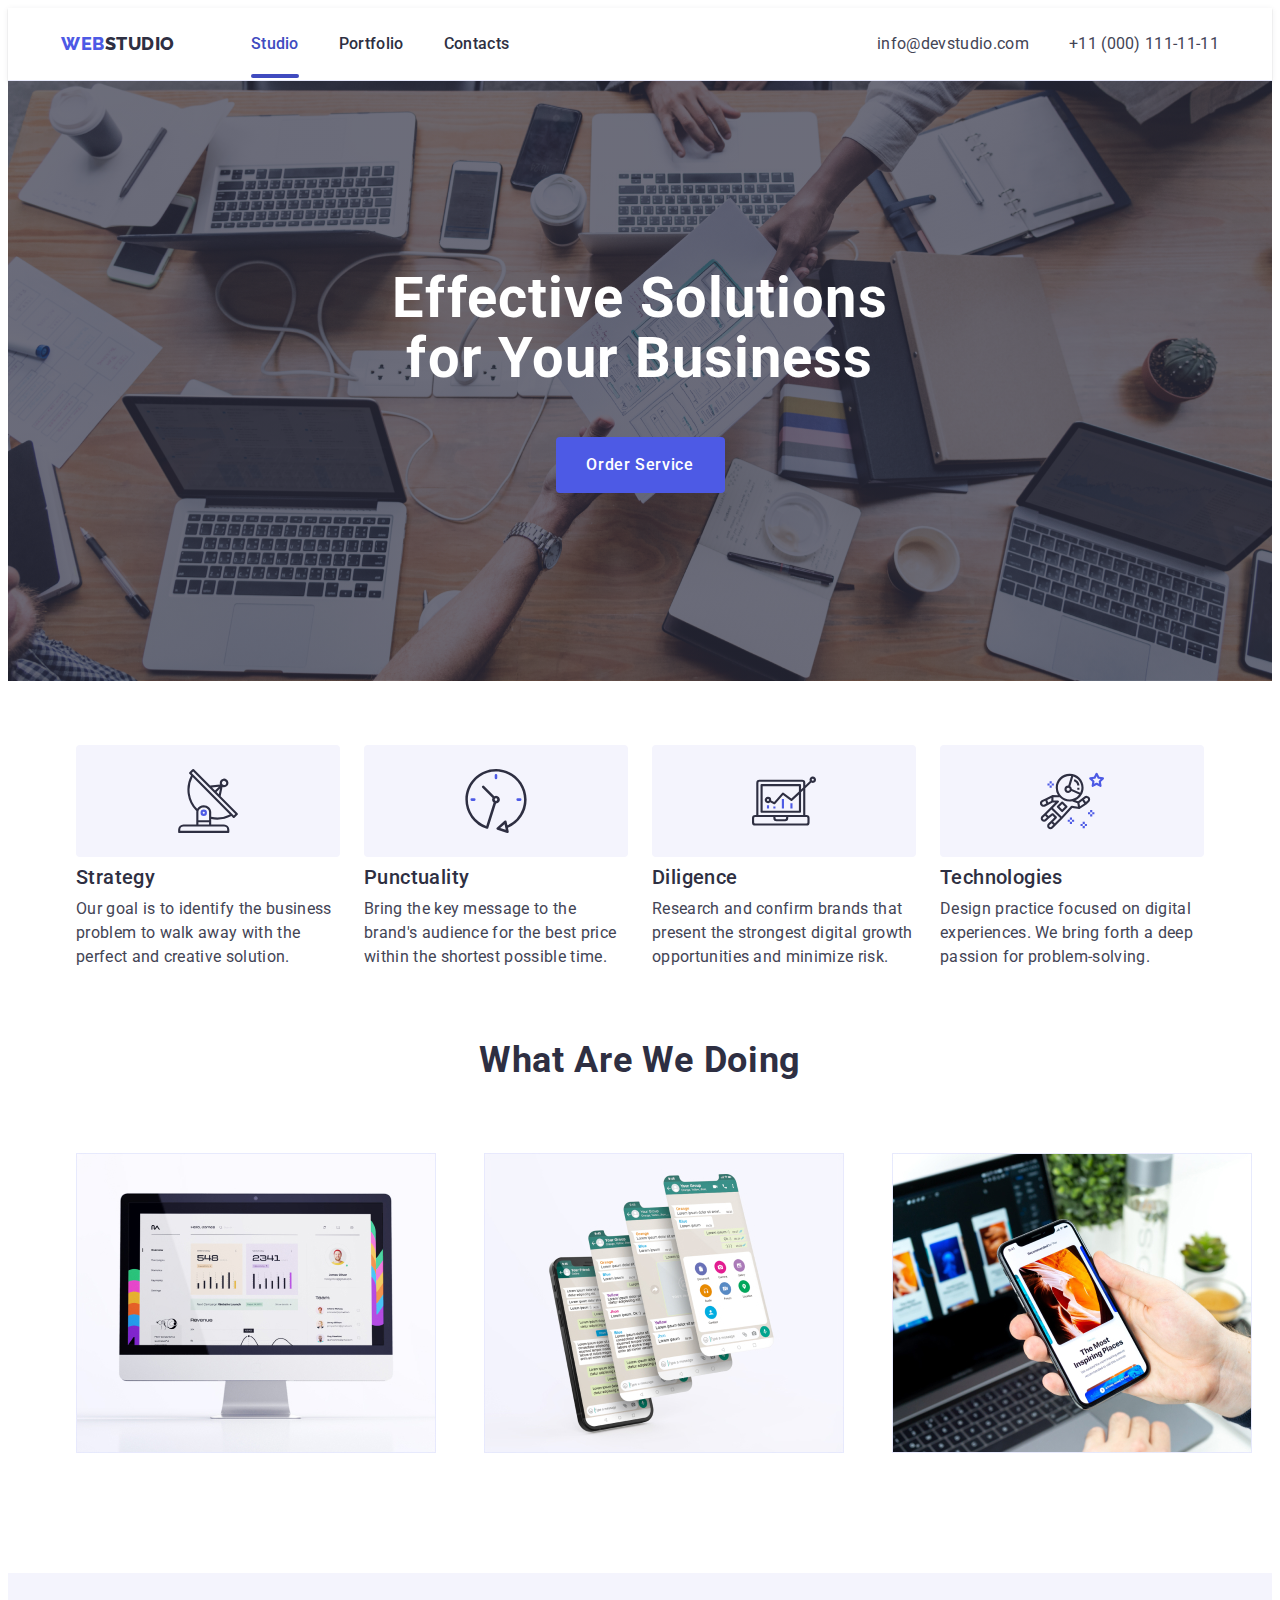
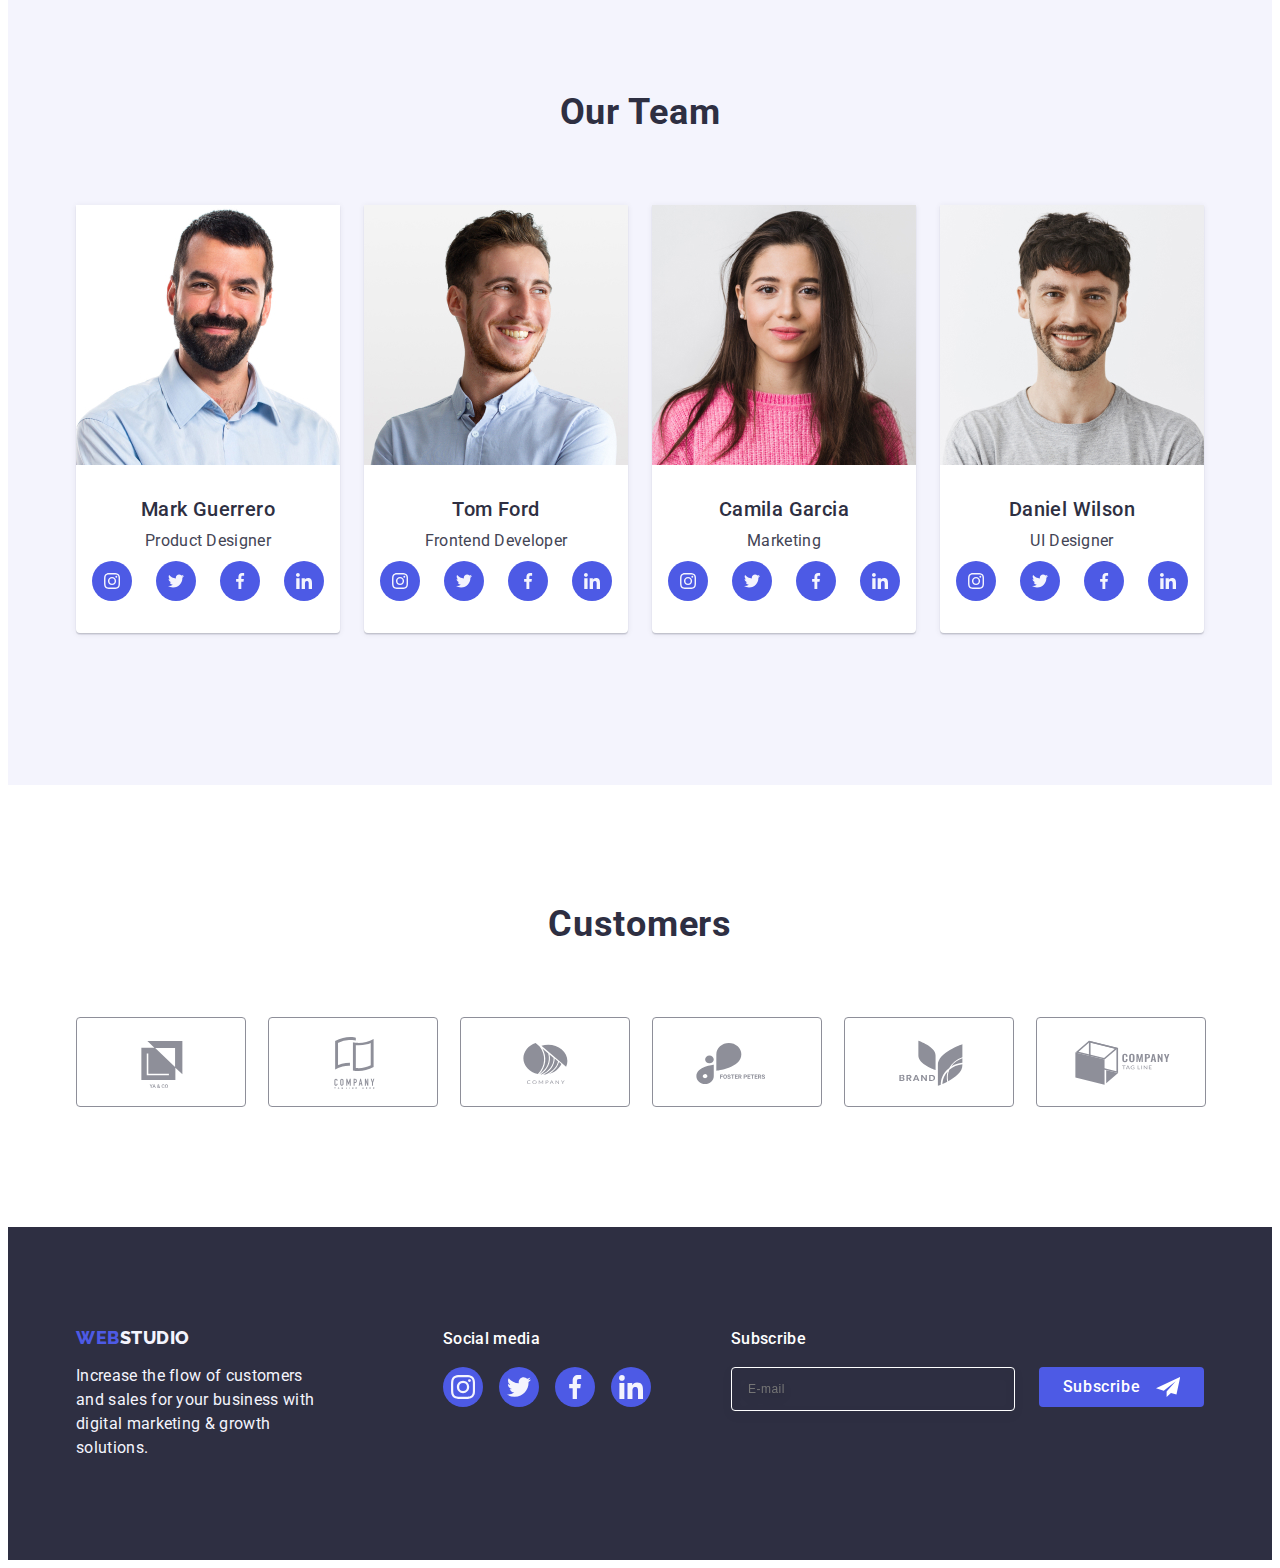
<file: index.html>
<!DOCTYPE html>
<html lang="en">
<head>
    <meta charset="UTF-8">
    <meta http-equiv="X-UA-Compatible" content="IE=edge">
    <meta name="viewport" content="width=device-width, initial-scale=1.0">
    <title>Business solutions</title>
    <link rel="preconnect" href="https://fonts.googleapis.com">
    <link rel="preconnect" href="https://fonts.gstatic.com" crossorigin>
    <link href="https://fonts.googleapis.com/css2?family=Raleway:wght@800&family=Roboto:wght@400;500;700;900&display=swap"
        rel="stylesheet">
    <link rel="stylesheet" href="https://cdnjs.cloudflare.com/ajax/libs/modern-normalize/2.0.0/modern-normalize.min.css" integrity="sha512-4xo8blKMVCiXpTaLzQSLSw3KFOVPWhm/TRtuPVc4WG6kUgjH6J03IBuG7JZPkcWMxJ5huwaBpOpnwYElP/m6wg==" crossorigin="anonymous" referrerpolicy="no-referrer" />
    <link rel="stylesheet" href="./css/styles.css">
    <link rel="stylesheet" href="portfolio.html">
</head>
<body>
    <header class="header">
        <div class="container header-container">
        <nav class="header-navigation">
            <a href="./index.html" class="header-logo-link link">Web<span class="header-logo-color">Studio</span></a>
        <ul class="header-list list">
            <li class="header-item"><a class="header-link current-page link" href="./index.html">Studio</a></li>
            <li class="header-item"><a class="header-link link" href="./portfolio.html">Portfolio</a></li>
            <li class="header-item"><a class="header-link link" href="">Contacts</a></li>
        </ul>
        </nav>
        <address class="header-address">
        <ul class="header-address-list list">
            <li class="header-address-item"><a class="header-address-link link" href="mailto:info@devstudio.com">info@devstudio.com</a></li>
            <li class="header-address-item"><a class="header-address-link link" href="tel:+110001111111">+11 (000) 111-11-11</a></li>
        </ul>
        </address>
        </div>
    </header>
    <main class="main">
        <section class="main-section">
            <div class="container">
            <h1 class="main-section-title">Effective Solutions
            for Your Business</h1>
            <button type="button" class="main-section-button" data-modal-open>Order Service</button>
            </div>
        </section>
        <section class="main-content">
            <div class="container container-content">
            <h2 class="visually-hidden">Features</h2>
            <ul class="main-content-list list">
                <li class="main-content-item">
                    <div class="container-item">
                        <svg class="main-content-soc-icon" width="64" height="64">
                            <use href="./images/icons.svg#icon-antenna1"></use>
                        </svg>
                    </div>
                    <h3 class="main-content-name">Strategy</h3>
                    <p class="main-content-text">Our goal is to identify the business
                    problem to walk away with the perfect and creative solution.</p>
                </li>
                <li class="main-content-item">
                    <div class="container-item">
                            <svg class="main-content-soc-icon" width="64" height="64">
                                <use href="./images/icons.svg#icon-clock1"></use>
                            </svg>
                    </div>
                    <h3 class="main-content-name">Punctuality</h3>
                    <p class="main-content-text">Bring the key message to the brand's audience for the best price within the shortest possible time.</p>
                </li>
                <li class="main-content-item">
                    <div class="container-item">
                            <svg class="main-content-soc-icon" width="64" height="64">
                                <use href="./images/icons.svg#icon-diagram1"></use>
                            </svg>
                    </div>
                    <h3 class="main-content-name">Diligence</h3>
                    <p class="main-content-text">Research and confirm brands that present the strongest digital growth opportunities and minimize risk.</p>
                </li>
                <li class="main-content-item">
                    <div class="container-item">
                            <svg class="main-content-soc-icon" width="64" height="64">
                                <use href="./images/icons.svg#icon-astronaut1"></use>
                            </svg>
                    </div>
                    <h3 class="main-content-name">Technologies</h3>
                    <p class="main-content-text">Design practice focused on digital experiences. We bring forth a deep passion for problem-solving.</p>
                </li>
            </ul>
            </div>
        </section>
        <section class="main-content-pictures">
            <div class="container pictures-container">
            <h2 class="main-pictures-text">What are we doing</h2>
            <ul class="main-pictures-list list">
                <li class="main-list-photo"><img src="./images/gadget1.jpg" alt="computer" width="360"></li>
                <li class="main-list-photo"><img src="./images/gadget2.jpg" alt="mobile phones" width="360"></li>
                <li class="main-list-photo"><img src="./images/gadget3.jpg" alt="laptop and mobile phone" width="360"></li>
            </ul>
            </div>
        </section>
        <section class="main-content-team">
            <div class="container">
            <h2 class="main-team-titel">Our Team</h2>
            <ul class="main-team-list list">
                <li class="main-team-item"> <img src="./images/team_card1.jpg" alt="employee of the company 1" width="264">
                    <div class="main-item-workers">
                    <h3 class="main-team-name">Mark Guerrero</h3>
                    <p class="main-team-text">Product Designer</p>
                    <ul class="main-soc-list list">
                        <li class="main-soc-item">
                            <a href="" class="main-soc-link link" target="_blank" rel="noopener noreferrer">
                               <svg class="main-soc-icon" width="16" height="16">
                                <use href="./images/icons.svg#icon-instagram"></use>
                               </svg>
                            </a>
                        </li>
                        <li class="main-soc-item">
                            <a href="" class="main-soc-link link" target="_blank" rel="noopener noreferrer">
                               <svg class="main-soc-icon" width="16" height="16">
                                <use href="./images/icons.svg#icon-twitter"></use>
                               </svg>
                            </a>
                        </li>
                        <li class="main-soc-item">
                            <a href="" class="main-soc-link link" target="_blank" rel="noopener noreferrer">
                               <svg class="main-soc-icon" width="16" height="16">
                                <use href="./images/icons.svg#icon-facebook"></use>
                               </svg>
                            </a>
                        </li>
                        <li class="main-soc-item">
                            <a href="" class="main-soc-link link" target="_blank" rel="noopener noreferrer">
                               <svg class="main-soc-icon" width="16" height="16">
                                <use href="./images/icons.svg#icon-linkedin"></use>
                               </svg>
                            </a>
                        </li>
                    </ul>
                    </div>
                </li>
                <li class="main-team-item"><img src="./images/team_card2.jpg" alt="employee of the company 2" width="264">
                    <div class="main-item-workers">
                    <h3 class="main-team-name">Tom Ford</h3>
                    <p class="main-team-text">Frontend Developer</p>
                    <ul class="main-soc-list list">
                        <li class="main-soc-item">
                            <a href="" class="main-soc-link link" target="_blank" rel="noopener noreferrer">
                               <svg class="main-soc-icon" width="16" height="16">
                                <use href="./images/icons.svg#icon-instagram"></use>
                               </svg>
                            </a>
                        </li>
                        <li class="main-soc-item">
                            <a href="" class="main-soc-link link" target="_blank" rel="noopener noreferrer">
                               <svg class="main-soc-icon" width="16" height="16">
                                <use href="./images/icons.svg#icon-twitter"></use>
                               </svg>
                            </a>
                        </li>
                        <li class="main-soc-item">
                            <a href="" class="main-soc-link link" target="_blank" rel="noopener noreferrer">
                               <svg class="main-soc-icon" width="16" height="16">
                                <use href="./images/icons.svg#icon-facebook"></use>
                               </svg>
                            </a>
                        </li>
                        <li class="main-soc-item">
                            <a href="" class="main-soc-link link" target="_blank" rel="noopener noreferrer">
                               <svg class="main-soc-icon" width="16" height="16">
                                <use href="./images/icons.svg#icon-linkedin"></use>
                               </svg>
                            </a>
                        </li>
                    </ul>
                    </div>
                </li>
                <li class="main-team-item"><img src="./images/team_card3.jpg" alt="employee of the company 3" width="264">
                    <div class="main-item-workers">
                    <h3 class="main-team-name">Camila Garcia</h3>
                    <p class="main-team-text">Marketing</p>
                    <ul class="main-soc-list list">
                        <li class="main-soc-item">
                            <a href="" class="main-soc-link link" target="_blank" rel="noopener noreferrer">
                               <svg class="main-soc-icon" width="16" height="16">
                                <use href="./images/icons.svg#icon-instagram"></use>
                               </svg>
                            </a>
                        </li>
                        <li class="main-soc-item">
                            <a href="" class="main-soc-link link" target="_blank" rel="noopener noreferrer">
                               <svg class="main-soc-icon" width="16" height="16">
                                <use href="./images/icons.svg#icon-twitter"></use>
                               </svg>
                            </a>
                        </li>
                        <li class="main-soc-item">
                            <a href="" class="main-soc-link link" target="_blank" rel="noopener noreferrer">
                               <svg class="main-soc-icon" width="16" height="16">
                                <use href="./images/icons.svg#icon-facebook"></use>
                               </svg>
                            </a>
                        </li>
                        <li class="main-soc-item">
                            <a href="" class="main-soc-link link" target="_blank" rel="noopener noreferrer">
                               <svg class="main-soc-icon" width="16" height="16">
                                <use href="./images/icons.svg#icon-linkedin"></use>
                               </svg>
                            </a>
                        </li>
                    </ul>
                    </div>
                </li>
                <li class="main-team-item"><img src="./images/team_card4.jpg" alt="employee of the company 4" width="264">
                    <div class="main-item-workers">
                    <h3 class="main-team-name">Daniel Wilson</h3>
                    <p class="main-team-text">UI Designer</p>
                    <ul class="main-soc-list list">
                        <li class="main-soc-item">
                            <a href="" class="main-soc-link link" target="_blank" rel="noopener noreferrer">
                               <svg class="main-soc-icon" width="16" height="16">
                                <use href="./images/icons.svg#icon-instagram"></use>
                               </svg>
                            </a>
                        </li>
                        <li class="main-soc-item">
                            <a href="" class="main-soc-link link" target="_blank" rel="noopener noreferrer">
                               <svg class="main-soc-icon" width="16" height="16">
                                <use href="./images/icons.svg#icon-twitter"></use>
                               </svg>
                            </a>
                        </li>
                        <li class="main-soc-item">
                            <a href="" class="main-soc-link link" target="_blank" rel="noopener noreferrer">
                               <svg class="main-soc-icon" width="16" height="16">
                                <use href="./images/icons.svg#icon-facebook"></use>
                               </svg>
                            </a>
                        </li>
                        <li class="main-soc-item">
                            <a href="" class="main-soc-link link" target="_blank" rel="noopener noreferrer">
                               <svg class="main-soc-icon" width="16" height="16">
                                <use href="./images/icons.svg#icon-linkedin"></use>
                               </svg>
                            </a>
                        </li>
                    </ul>
                    </div>
                </li>
            </ul>  
            </div> 
        </section>
        <section class="section-customers">
            <div class="container container-customers">
                <h2 class="customers">Customers</h2>
                <ul class="customers-list list">
                    <li class="customers-item">
                        <a class="customers-link link" href="">
                            <svg class="customers-icon" width="104" height="56">
                                <use href="./images/icons.svg#icon-logo"></use>
                            </svg>
                        </a>
                    </li>
                    <li class="customers-item">
                        <a class="customers-link link" href="">
                            <svg class="customers-icon" width="104" height="56">
                                <use href="./images/icons.svg#icon-logo2"></use>
                            </svg>
                        </a>
                    </li>
                    <li class="customers-item">
                        <a class="customers-link link" href="">
                            <svg class="customers-icon" width="104" height="56">
                                <use href="./images/icons.svg#icon-logo3"></use>
                            </svg>
                        </a>
                    </li>
                    <li class="customers-item">
                        <a class="customers-link link" href="">
                            <svg class="customers-icon" width="104" height="56">
                                <use href="./images/icons.svg#icon-logo4"></use>
                            </svg>
                        </a>
                    </li>
                    <li class="customers-item">
                        <a class="customers-link link" href="">
                            <svg class="customers-icon" width="104" height="56">
                                <use href="./images/icons.svg#icon-logo5"></use>
                            </svg>
                        </a>
                    </li>
                    <li class="customers-item">
                        <a class="customers-link link" href="">
                            <svg class="customers-icon" width="104" height="56">
                                <use href="./images/icons.svg#icon-logo6"></use>
                            </svg>
                        </a>
                    </li>
                </ul>
            </div>
        </section>
    </main>
    <footer class="footer">
        <div class="container container-general">
        <div class="container-logo">
        <a href="./index.html" class="footer-logo-link link">Web<span class="footer-logo-color">Studio</span></a>
        <p class="footer-text">Increase the flow of customers and sales for your business with digital marketing & growth solutions.</p>
        </div>
        <div class="footer-group">
            <p class="footer-social">Social media</p>
            <ul class="footer-social-list list">
                <li class="footer-social-item">
            <a class="footer-social-link link" href="">
                <svg class="footer-social-icon" width="24" height="24">
                    <use href="./images/icons.svg#icon-instagram"></use>
                </svg>
            </a>
            </li>
            <li class="footer-social-item">
            <a class="footer-social-link link" href="">
                <svg class="footer-social-icon" width="24" height="24">
                    <use href="./images/icons.svg#icon-twitter"></use>
                </svg>
            </a>
            </li>
            <li class="footer-social-item">
            <a class="footer-social-link link" href="">
                <svg class="footer-social-icon" width="24" height="24">
                    <use href="./images/icons.svg#icon-facebook"></use>
                </svg>
            </a>
            </li>
            <li class="footer-social-item">
            <a class="footer-social-link link" href="">
                <svg class="footer-social-icon" width="24" height="24">
                    <use href="./images/icons.svg#icon-linkedin"></use>
                </svg>
            </a>
            </li>
            </ul>
        </div>
        <div class="container-form">
            <p class="modal-footer-paragrapth">Subscribe</p>
            <form class="modal-form-footer">
            <label class="footer-label">
                <input type="email" name="user-email" class="footer-input" placeholder="E-mail"/>
            </label>
            <button type="submit" class="modal-form-submit-footer">
                Subscribe
                <svg class="footer-email-icon" width="24" height="24">
                    <use href="./images/icons.svg#icon-icon-send"></use>
                </svg>
            </button>
        </form>
        </div>
        </div>
    </footer>
    <div class="backdrop is-hidden" data-modal>
        <div class="modal">
            <button type="button" class="modal-close" data-modal-close>
                <svg class="modal-close-icon" width="8" height="8">
                    <use href="./images/close.svg#icon-close-black"></use>
                </svg>
            </button>
            <p class="modal-title">Leave your contacts and we will call you back</p>
            <form class="modal-form">
                <div class="modal-field">
                <label class="label-style" for="user-name">Name</label>
                <div class="input-wrap">
                <input type="text" class="modal-input" name="user-name" id="user-name" required/>
                <svg class="modal-icon" width="18" height="24">
                    <use href="./images/icons.svg#icon-person"></use>
                </svg>
                </div>
                </div>
                <div class="modal-field">
                <label class="label-style" for="user-phone">Phone</label>
                <div class="input-wrap">
                <input type="tel" class="modal-input" name="user-phone" id="user-phone" required/>
                <svg class="modal-icon" width="18" height="24">
                    <use href="./images/icons.svg#icon-phone"></use>
                </svg>
                </div>
                </div>
                <div class="modal-field">
                <label class="label-style" for="user-email">Email</label>
                <div class="input-wrap">
                <input type="email" class="modal-input" name="user-email" id="user-email" required/>
                <svg class="modal-icon" width="18" height="24">
                    <use href="./images/icons.svg#icon-email"></use>
                </svg>
                </div>
                </div>
                <div class="modal-field-comment">
                <label for="user-comment" class="label-style">Comment</label>
                <textarea id="user-comment" class="text-input" name="user-comment" placeholder="Text input"></textarea>
                </div>
                <div class="modal-field-privacy">
                    <input type="checkbox" id="user-privacy" name="user-privacy" class="modal-check visually-hidden" value="true">
                    <label for="user-privacy" class="check-text">
                        <span class="modal-check-span">
                            <svg class="check-icon" width="10" height="8">
                                <use href="./images/icons.svg#icon-Vector"></use>
                            </svg>
                        </span>
                          I accept the terms and conditions of the &nbsp;
                        <a class="privacy-link link" href="">Privacy Policy</a>
                    </label>
                </div>
                <button class="send" type="submit">Send</button>
            </form>
        </div>
    </div>
    <script src="./js/modal.js"></script>
</body>
</html>
</file>
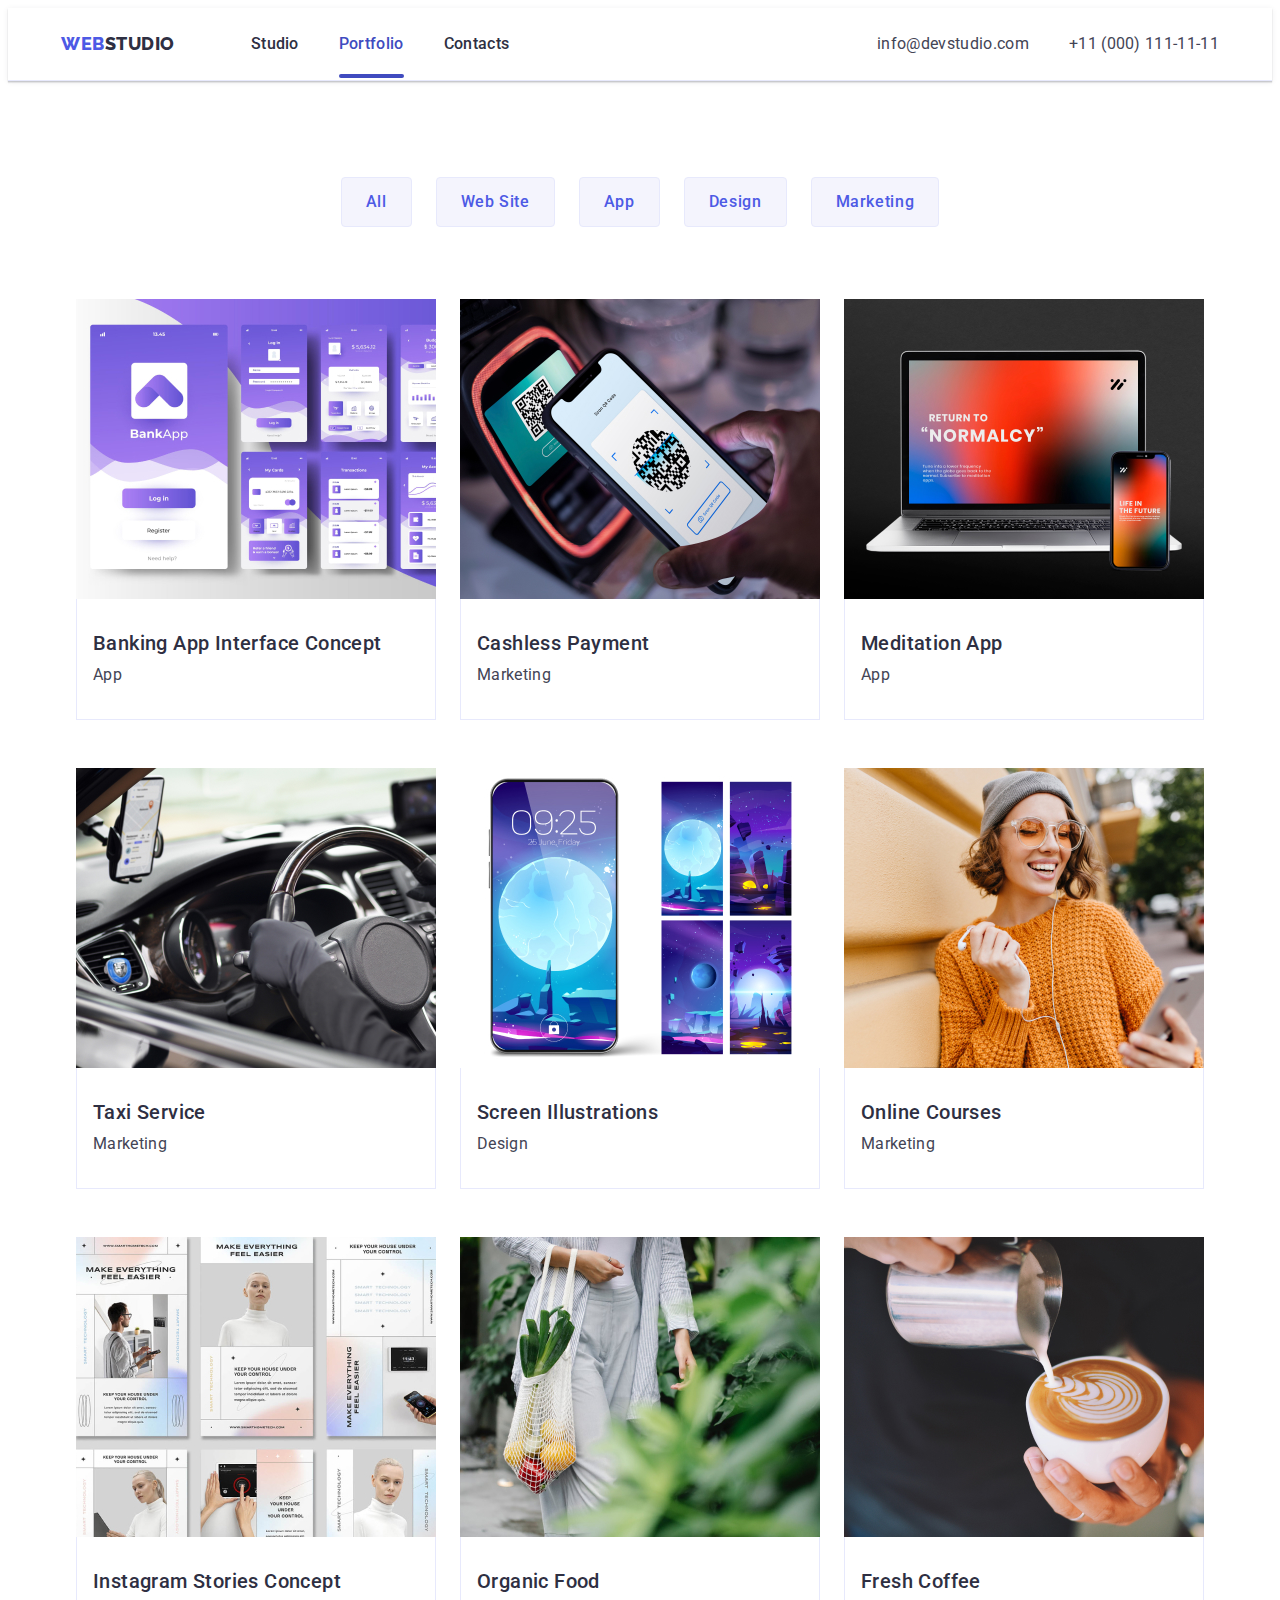
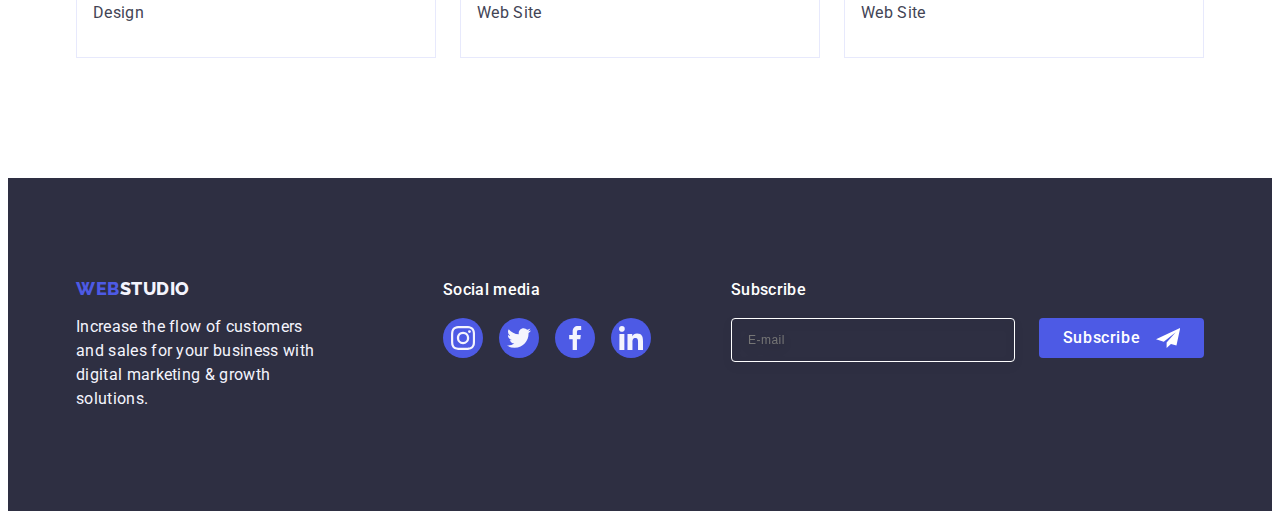
<file: portfolio.html>
<!DOCTYPE html>
<html lang="en">
<head>
    <meta charset="UTF-8">
    <meta http-equiv="X-UA-Compatible" content="IE=edge">
    <meta name="viewport" content="width=device-width, initial-scale=1.0">
    <title>Portfolio</title>
    <link rel="preconnect" href="https://fonts.googleapis.com">
    <link rel="preconnect" href="https://fonts.gstatic.com" crossorigin>
    <link href="https://fonts.googleapis.com/css2?family=Raleway:wght@800&family=Roboto:wght@400;500;700;900&display=swap"
        rel="stylesheet">
    <link rel="stylesheet" href="https://cdnjs.cloudflare.com/ajax/libs/modern-normalize/2.0.0/modern-normalize.min.css" integrity="sha512-4xo8blKMVCiXpTaLzQSLSw3KFOVPWhm/TRtuPVc4WG6kUgjH6J03IBuG7JZPkcWMxJ5huwaBpOpnwYElP/m6wg==" crossorigin="anonymous" referrerpolicy="no-referrer" />
    <link rel="stylesheet" href="./css/styles.css">
    <link rel="stylesheet" href="index.html">
</head>
<body>
    <header class="header">
        <div class="container header-container-portfolio">
        <nav class="header-navigation header-navigation-portfolio">
            <a href="./index.html" class="header-logo-link link">Web<span class="header-logo-color">Studio</span></a>
            <ul class="header-list list">
                <li class="header-item"><a class="header-link link" href="./index.html">Studio</a></li>
                <li class="header-item"><a class="header-link current-page link" href="./portfolio.html">Portfolio</a></li>
                <li class="header-item"><a class="header-link link" href="">Contacts</a></li>
            </ul>
        </nav>
        <address class="header-address">
            <ul class="header-portfolio-address-list list">
                <li class="header-address-item"><a class="header-address-link link" href="mailto:info@devstudio.com">info@devstudio.com</a></li>
                <li class="header-address-item"><a class="header-address-link link" href="tel:+110001111111">+11 (000) 111-11-11</a></li>
            </ul>
        </address>
        </div>
    </header>
    <main class="main-portfolio">
        <section class="main-portfolio-section">
            <div class="container">
            <h1 style="display: none;">Projects</h1>
            <ul class="main-portfolio-section-list list">
                <li class="main-portfolio-section-item"><button type="button" class="main-portfolio-section-button">All</button></li>
                <li class="main-portfolio-section-item"><button type="button" class="main-portfolio-section-button">Web Site</button></li>
                <li class="main-portfolio-section-item"><button type="button" class="main-portfolio-section-button">App</button></li>
                <li class="main-portfolio-section-item"><button type="button" class="main-portfolio-section-button">Design</button></li>
                <li class="main-portfolio-section-item"><button type="button" class="main-portfolio-section-button">Marketing</button></li>
            </ul>
          <ul class="main-portfolio-photo-list list">
            <li class="main-portfolio-photo-item">
                <a href="" class="portfolio-link link">
                <div class="portfolio-outbound-wrap">
                <img src="./images/portfolio1.jpg" alt="mobile application" width="360" height="300"/>
                <p class="outbound-text">14 Stylish and User-Friendly App Design Concepts · Task Manager App · Calorie Tracker App · Exotic Fruit Ecommerce App ·
                Cloud Storage App</p>
                </div>
                <div class="link-name">
                <h2 class="main-portfolio-photo-name">Banking App Interface Concept</h2>
                <p class="main-portfolio-photo-text">App</p>
                </div>
            </a>
            </li>
            <li class="main-portfolio-photo-item">
                <a href="" class="portfolio-link link">
                <div class="portfolio-outbound-wrap">
                <img src="./images/portfolio2.jpg" alt="mobile application" width="360" height="300"/>
                <p class="outbound-text">14 Stylish and User-Friendly App Design Concepts · Task Manager App · Calorie Tracker App · Exotic Fruit Ecommerce App ·
                Cloud Storage App</p>
                </div>
                <div class="link-name">
                <h2 class="main-portfolio-photo-name">Cashless Payment</h2>
                <p class="main-portfolio-photo-text">Marketing</p>
                </div>
            </a>
            </li>
            <li class="main-portfolio-photo-item">
                <a href="" class="portfolio-link link">
                <div class="portfolio-outbound-wrap">
                <img src="./images/portfolio3.jpg" alt="gadgets" width="360" height="300"/>
                <p class="outbound-text">14 Stylish and User-Friendly App Design Concepts · Task Manager App · Calorie Tracker App · Exotic Fruit Ecommerce App ·
                Cloud Storage App</p>
                </div>
                <div class="link-name">
                <h2 class="main-portfolio-photo-name">Meditation App</h2>
                <p class="main-portfolio-photo-text">App</p>
                </div>
            </a>
            </li>
            <li class="main-portfolio-photo-item">
                <a href="" class="portfolio-link link">
                <div class="portfolio-outbound-wrap">
                <img src="./images/portfolio4.jpg" alt="a car and a phone" width="360" height="300"/>
                <p class="outbound-text">14 Stylish and User-Friendly App Design Concepts · Task Manager App · Calorie Tracker App · Exotic Fruit Ecommerce App ·
                Cloud Storage App</p>
                </div>
                <div class="link-name">
                <h2 class="main-portfolio-photo-name">Taxi Service</h2>
                <p class="main-portfolio-photo-text">Marketing</p>
                </div>
            </a>
            </li>
            <li class="main-portfolio-photo-item">
                <a href="" class="portfolio-link link">
                <div class="portfolio-outbound-wrap">
                <img src="./images/portfolio5.jpg" alt="phone" width="360" height="300"/>
                <p class="outbound-text">14 Stylish and User-Friendly App Design Concepts · Task Manager App · Calorie Tracker App · Exotic Fruit Ecommerce App ·
                Cloud Storage App</p>
                </div>
                <div class="link-name">
                <h2 class="main-portfolio-photo-name">Screen Illustrations</h2>
                <p class="main-portfolio-photo-text">Design</p>
                </div>
            </a>
            </li>
            <li class="main-portfolio-photo-item">
            <a href="" class="portfolio-link link">
                <div class="portfolio-outbound-wrap">
                <img src="./images/portfolio6.jpg" alt="a girl with a phone" width="360" height="300"/>
                <p class="outbound-text">14 Stylish and User-Friendly App Design Concepts · Task Manager App · Calorie Tracker App · Exotic Fruit Ecommerce App ·
                Cloud Storage App</p>
                </div>
                <div class="link-name">
                <h2 class="main-portfolio-photo-name">Online Courses</h2>
                <p class="main-portfolio-photo-text">Marketing</p>
                </div>
            </a>
            </li>
            <li class="main-portfolio-photo-item">
                <a href="" class="portfolio-link link">
                <div class="portfolio-outbound-wrap">
                <img src="./images/portfolio7.jpg" alt="instagram content" width="360" height="300"/>
                <p class="outbound-text">14 Stylish and User-Friendly App Design Concepts · Task Manager App · Calorie Tracker App · Exotic Fruit Ecommerce App ·
                Cloud Storage App</p>
                </div>
                <div class="link-name">
                <h2 class="main-portfolio-photo-name">Instagram Stories Concept</h2>
                <p class="main-portfolio-photo-text">Design</p>
                </div>
                </a>
            </li>
            <li class="main-portfolio-photo-item">
                <a href="" class="portfolio-link link">
                <div class="portfolio-outbound-wrap">
                <img src="./images/portfolio8.jpg" alt="fruits in a bag" width="360" height="300"/>
                <p class="outbound-text">14 Stylish and User-Friendly App Design Concepts · Task Manager App · Calorie Tracker App · Exotic Fruit Ecommerce App ·
                Cloud Storage App</p>
                </div>
                <div class="link-name">
                <h2 class="main-portfolio-photo-name">Organic Food</h2>
                <p class="main-portfolio-photo-text">Web Site</p>
                </div>
            </a>
            </li>
            <li class="main-portfolio-photo-item">
                <a href="" class="portfolio-link link">
                <div class="portfolio-outbound-wrap">
                <img src="./images/portfolio9.jpg" alt="cup of coffee" width="360" height="300"/>
                <p class="outbound-text">14 Stylish and User-Friendly App Design Concepts · Task Manager App · Calorie Tracker App · Exotic Fruit Ecommerce App ·
                Cloud Storage App</p>
                </div>
                <div class="link-name">
                <h2 class="main-portfolio-photo-name">Fresh Coffee</h2>
                <p class="main-portfolio-photo-text">Web Site</p>
                </div>
                </a>
            </li>
          </ul>
          </div>
        </section>
    </main>
    <footer class="footer">
        <div class="container container-general">
            <div class="container-logo">
                <a href="./index.html" class="footer-logo-link link">Web<span class="footer-logo-color">Studio</span></a>
                <p class="footer-text">Increase the flow of customers and sales for your business with digital marketing &
                    growth solutions.</p>
            </div>
            <div class="footer-group">
                <p class="footer-social">Social media</p>
                <ul class="footer-social-list list">
                    <li class="footer-social-item">
                        <a class="footer-social-link link" href="">
                            <svg class="footer-social-icon" width="24" height="24">
                                <use href="./images/icons.svg#icon-instagram"></use>
                            </svg>
                        </a>
                    </li>
                    <li class="footer-social-item">
                        <a class="footer-social-link link" href="">
                            <svg class="footer-social-icon" width="24" height="24">
                                <use href="./images/icons.svg#icon-twitter"></use>
                            </svg>
                        </a>
                    </li>
                    <li class="footer-social-item">
                        <a class="footer-social-link link" href="">
                            <svg class="footer-social-icon" width="24" height="24">
                                <use href="./images/icons.svg#icon-facebook"></use>
                            </svg>
                        </a>
                    </li>
                    <li class="footer-social-item">
                        <a class="footer-social-link link" href="">
                            <svg class="footer-social-icon" width="24" height="24">
                                <use href="./images/icons.svg#icon-linkedin"></use>
                            </svg>
                        </a>
                    </li>
                </ul>
            </div>
            <div class="container-form">
                <p class="modal-footer-paragrapth">Subscribe</p>
                <form class="modal-form-footer">
                <label class="footer-label">
                    <input type="email" name="user-email" class="footer-input" placeholder="E-mail" />
                </label>
                <button type="submit" class="modal-form-submit-footer">
                    Subscribe
                    <svg class="footer-email-icon" width="24" height="24">
                        <use href="./images/icons.svg#icon-icon-send"></use>
                    </svg>
                </button>
            </form>
            </div>
        </div>
    </footer>
</body>
</html>
</file>
<file: css/styles.css>
:root {
    --titel-color:#2E2F42;
    --tra: 250ms cubic-bezier(0.4, 0, 0.2, 1);
}

body {
    font-family: "Roboto", sans-serif;
    color: #434455;
    background-color: #FFFFFF;
    
}
p, h1, h2, h3, h4, h5, h6 {
    margin: 0;
}

ul, ol {
    margin: 0;
    padding: 0;
}
img {
    display: block;
}

.container {
    width: 1128px;
    padding-left: 15px;
    padding-right: 15px;
    margin: 0 auto;
}

/**-------------- HEADER --------------*/

.header {
    border-bottom: 1px solid #e7e9fc;
    box-shadow: 0px 2px 1px rgba(46, 47, 66, 0.08), 0px 1px 1px rgba(46, 47, 66, 0.16), 0px 1px 6px rgba(46, 47, 66, 0.08);

}

.header-container {
    display: flex;
    align-items: center;
    width: 1158px;
    margin-left: auto;
    margin-right: auto;
}

.header-logo-link {
    font-family: 'Raleway', sans-serif;
    font-weight: 800;
    font-size: 18px;
    line-height: 1.17;
    /* identical to box height, or 117% */
    display: flex;
    align-items: center;
    letter-spacing: 0.03em;
    text-transform: uppercase;
        
    /* IRIS */
    color: #4D5AE5;
    margin-right: 76px;
}

.list {
    list-style: none;
}

.link {
    text-decoration: none;
}
.header-logo-color {
    font-family: 'Raleway', sans-serif;
    font-weight: 800;
    font-size: 18px;
    line-height: 1.17;
    /* identical to box height, or 117% */
    display: flex;
    align-items: center;
    letter-spacing: 0.03em;
    text-transform: uppercase;
    
    /* NAVY BLUE */
    color: #2E2F42;
}

.header-list {
    display: flex;
    gap: 40px;
}

.header-navigation {
    display: flex;
    align-items: center;
}

.header-link {
    font-weight: 500;
    font-size: 16px;
    line-height: 1.5;
    /* identical to box height, or 150% */
    letter-spacing: 0.02em;
    
    /* NAVY BLUE */
    padding: 24px 0;
    transition-property: transform;
    transition: color var(--tra);
    position: relative;
    color: #2E2F42;
}
.header-link.current-page,
.header-link:hover,
.header-link:focus {
    color: #404bbf;
}

.current-page {
    font-weight: 500;
    font-size: 16px;
    line-height: 1.5;
    /* identical to box height, or 150% */
    letter-spacing: 0.02em;

    /* NAVY BLUE */
    position: relative;
    transition: color var(--tra);
    color: #404bbf;
}

.current-page::after {
    width: 100%;
    display: block;
    position: absolute;
    left: 0;
    bottom: -1px;
    height: 4px;
    background-color: #404BBF;
    border-radius: 2px;
    content: '';
    color: #404bbf;
    }

.header-link:hover:after,
.header-link:focus:after,
.header-link.current-page:after {
    transform: scaleX(1);
}
.header-address {
    font-style: normal;
    margin-left: auto;
}

.header-address-list {
    display: flex;
    gap: 40px;
}

.header-address-link {
    font-family: 'Roboto';
    font-style: normal;
    font-weight: 400;
    font-size: 16px;
    line-height: 1.5;
    /* identical to box height, or 150% */
    letter-spacing: 0.02em;
    
    /* SLATE */
    color: #434455;
    transition: color var(--tra);
}

.header-address-link:hover,
.header-address-link:focus {
    color: #404bbf;
}


/**-------------- SECTION --------------*/

.main-section { 
    background-color: #2E2F42;
    padding-top: 188px;
    padding-bottom: 188px;
    background-image: linear-gradient(rgba(46, 47, 66, 0.7), rgba(46, 47, 66, 0.7)), url(../images/people-office1.jpg);
    background-repeat: no-repeat;
    background-position: center;
    background-size: cover;
    max-width: 1440px;
}

.main-section-title {
    font-weight: 700;
    font-size: 56px;
    line-height: 1.07;
    /* or 107% */
    text-align: center;
    letter-spacing: 0.02em;
    
    /* WHITE */
    color: #FFFFFF;
    margin-bottom: 88px;
    max-width: 496px;
    margin: 0 auto;
    margin-bottom: 48px;
    
}

.main-section-button {
    width: 169px;
    height: 56px;
    font-family: inherit;
    font-weight: 500;
    font-size: 16px;
    line-height: 1.5;
    /* identical to box height, or 150% */
    display: flex;
    align-items: center;
    letter-spacing: 0.04em;
    
    /* WHITE */
    cursor: pointer;
    border-radius: 4px;
    margin: 0 auto;
    display: block;
    min-width: 169px;
    border: none;
    color: #FFFFFF;
    transition: background-color var(--tra);
    background: #4D5AE5;
}

.main-section-button:hover,
.main-section-button:focus {
    background-color:#404BBF;
}

.data-modal-open {
    transition: background-color 250ms cubic-bezier(0.4, 0, 0.2, 1);
}

/**-------------- CONTENT --------------*/
.main-content {
    padding-top: 120px;
    padding-bottom: 120px;
}

.container-content {
    display: flex;
    align-items: center;
    justify-content: center;
    height: 112px;
    border-radius: 4px;
    margin-bottom: 8px;
}

.visually-hidden {
    position: absolute;
    width: 1px;
    height: 1px;
    margin: -1px;
    border: 0;
    padding: 0;
    white-space: nowrap;
    clip-path: inset(100%);
    clip: rect(0 0 0 0);
    overflow: hidden;
    font-weight: 500;
    font-size: 20px;
    line-height: 1.2;
    /* identical to box height, or 120% */
    letter-spacing: 0.02em;
    
    /* NAVY BLUE */
    color: var(--titel-color);

}
.main-content-name {
    font-weight: 500;
    font-size: 20px;
    line-height: 1.2;
    /* identical to box height, or 120% */
    letter-spacing: 0.02em;
    margin-bottom: 8px;

    /* NAVY BLUE */
    color: var(--titel-color);

}

.main-content-list {
    display: flex;
    gap: 24px;
}

.container-item {
    display: flex;
    justify-content: center;
    align-items: center;
    background-color: #f4f4fd;
    width: 264px;
    height: 112px;
    margin-bottom: 8px;
    border-radius: 4px;
}

.main-content-text {
    font-weight: 400;
    font-size: 16px;
    line-height: 1.5;
    /* or 150% */
    letter-spacing: 0.02em;
    
    /* SLATE */
    color: #434455;
    max-width: 264px;
}

/**-------------- PICTURES --------------*/

.main-content-pictures {
    padding-bottom: 120px;
}


.main-pictures-list {
    display: flex;
    gap: 24px;
}

.main-list-photo {
    width: calc((100% - 48px)/ 3); 
    margin-right: 24px;
}

.main-pictures-text {
    font-weight: 700;
    font-size: 36px;
    line-height: 1.11;
    /* identical to box height, or 111% */
    text-align: center;
    letter-spacing: 0.02em;
    text-transform: capitalize;
    
    /* NAVY BLUE */
    color: var(--titel-color);
    margin-bottom: 72px;
}

/**-------------- TEAM --------------*/

.main-content-team {
    background-color: #F4F4FD;
    padding: 120px 0 120px;
    
}

.main-team-list {
    background-color: #F4F4FD;
    display: flex;
    gap: 24px;
}

.main-team-item {
    background-color: #FFFFFF;
    margin-bottom: 32px;
    width: calc((100% - 72px)/ 4);
    border-radius: 0px 0px 4px 4px;
    box-shadow: 0px 1px 6px rgba(46, 47, 66, 0.08),0px 1px 1px rgba(46, 47, 66, 0.16),0px 2px 1px rgba(46, 47, 66, 0.08);
}

.main-team-titel {
    font-weight: 700;
    font-size: 36px;
    line-height: 1.11;
    /* identical to box height, or 111% */
    text-align: center;
    letter-spacing: 0.02em;
    text-transform: capitalize;
    
    /* NAVY BLUE */
    color: var(--titel-color);
    margin-bottom: 72px;
}

.main-item-workers {
    padding-top: 32px;
    padding-bottom: 32px;
    padding-left: 16px;
    padding-right: 16px;
}


.main-team-name {
    font-weight: 500;
    font-size: 20px;
    line-height: 1.2;
    /* identical to box height, or 120% */
    text-align: center;
    letter-spacing: 0.02em;
    
    /* NAVY BLUE */
    color: var(--titel-color);
    margin-bottom: 8px;
}

.main-team-text {
    font-weight: 400;
    font-size: 16px;
    line-height: 1.5;
    /* identical to box height, or 150% */
    text-align: center;
    letter-spacing: 0.02em;
    
    /* SLATE */
    color: #434455;
    margin-bottom: 8px;
   
}

.main-soc-list {
    display: flex;
    justify-content: center;
    gap: 24px;
}

.main-soc-icon {
    fill: #f4f4fd;
}

.main-soc-link {
    width: 100%;
    height: 100%;
    background-color: #4D5AE5;
    border-radius: 50%;
    display: flex;
    align-items: center;
    justify-content: center;
    width: 40px;
    height: 40px;
    transition: background-color var(--tra);
}

.main-soc-link:focus,
.main-soc-link:hover {
    background-color: #404bbf;
}

/**-------------- CUSTOMERS --------------*/

.section-customers {
    padding-bottom: 120px;
    padding-top: 120px;
}

.customers {
    font-weight: 700;
    font-size: 36px;
    line-height: 1.11;
    /* identical to box height, or 111% */
    text-align: center;
    letter-spacing: 0.02em;
    text-transform: capitalize;
    
    /* NAVY BLUE */
    color: #2E2F42;
    margin-bottom: 72px;
}

.customers-list {
    display: flex;
    justify-content: center;
    align-items: center;
    width: 100%;
    height: 100%;
    gap: 24px;
}

.customers-link {
    border: 1px solid #8e8f99;
    border-radius: 4px;
    width: 168px;
    height: 88px;
    display: flex;
    align-items: center;
    justify-content: center;
    color: #8E8F99;
    width: 100%;
    transition: border-color var(--tra), color var(--tra);
}

.customers-link:hover,
.customers-link:focus {
    color: #404bbf;
    border-color: #404bbf;
}

.customers-icon {
    fill: currentColor;
    transition: fill var(--tra);
}

.customers-item {
    width: calc((100% - 120px) / 6);

}


/**-------------- FOOTER --------------*/

.footer { 
    background-color: #2E2F42;
    padding-top: 100px;
    padding-bottom: 100px;
    display: flex;
}

.container-logo {
    margin-right: 120px;
}

.container-general {
    display: flex;
    align-items: baseline;

}

.footer-text {
    font-weight: 400;
    font-size: 16px;
    line-height: 1.5;
    /* or 150% */
    letter-spacing: 0.02em;

    /* CLOUD */
    color: #F4F4FD;  
    max-width: 264px;
}

.footer-logo-link {
    font-family: 'Raleway', sans-serif;
    font-weight: 800;
    font-size: 18px;
    line-height: 1.17;
    /* identical to box height, or 117% */
    letter-spacing: 0.03em;
    text-transform: uppercase;
    
    /* IRIS */
    color: #4D5AE5;
    margin-bottom: 16px;
    display: inline-block;
}

.footer-logo-color {
    /* CLOUD */
    color: #F4F4FD;
    display: inline-block;
}

.footer-social {
    font-style: normal;
    font-weight: 500;
    font-size: 16px;
    line-height: 1.5;
    /* identical to box height, or 150% */
    letter-spacing: 0.02em;
    
    /* WHITE */
    color: #FFFFFF;
    margin-bottom: 16px;
}

.footer-social-list {
    display: flex;
    gap: 16px;
}

.footer-social-item {
    width: 40px;
    height: 40px;
}

.footer-social-link {
    width: 100%;
    height: 100%;
    background-color: #4D5AE5;
    border-radius: 50%;
    display: flex;
    align-items: center;
    justify-content: center;
    transition: background-color var(--tra);
}

.footer-social-link:focus,
.footer-social-link:hover {
    background-color: #31d0aa;
}

.footer-social-icon {
    fill: #f4f4fd;
}

.modal-footer-paragrapth {
    font-weight: 500;
    font-size: 16px;
    line-height: 1.5;
    letter-spacing: 0.02em;
    margin-bottom: 16px;
    color: #FFFFFF;
    margin-left: 80px;
}

.footer-input {
    width: 264px;
    height: 40px;
    border: 1px solid #FFFFFF;
    filter: drop-shadow(0px 4px 4px rgba(0, 0, 0, 0.15));
    border-radius: 4px;
    padding-left: 16px;
    cursor: pointer;
    transition: border var(--tra);
    color:#FFFFFF ;
    background-color: transparent;
    font-size: 12px;
    line-height: 1.5;
    letter-spacing: 0.04em;
}

.modal-form-footer {
    margin-left: 80px;
    display: flex;
    gap: 24px;
}

.modal-form-submit-footer {
    font-family: "Roboto", sans-serif;
    background-color: #4D5AE5;
    font-style: normal;
    font-weight: 500;
    font-size: 16px;
    line-height: 1.5;
    /* identical to box height, or 150% */
    letter-spacing: 0.04em;
    color: #FFFFFF;
    min-width: 165px;
    height: 40px;
    display: flex;
    justify-content: center;
    align-items: center;
    cursor: pointer;
    border: none;
    border-radius: 4px;
}

.footer-email-icon {
    margin-left: 16px;
}
/**-------------- MODAL --------------*/

.backdrop {
    position: fixed;
    width: 100%;
    height: 100%;
    top: 0;
    background-color: rgba(46, 47, 66, 0.4);
    transition: opacity var(--tra), visibility var(--tra);
}

.modal {
    position: absolute;
    top: 50%;
    left: 50%;
    transform: translate(-50%, -50%) scale(1);
    width: 408px;
    min-height: 584px;
    background-color: #FCFCFC;
    border-radius: 4px;
    box-shadow: 0px 1px 1px rgba(0, 0, 0, 0.14), 0px 1px 3px rgba(0, 0, 0, 0.12), 0px 2px 1px rgba(0, 0, 0, 0.2);
    transition: transform var(--tra);
}

.modal-close {
    position: absolute;
    top: 24px;
    right: 24px;
    width: 24px;
    height: 24px;
    border-radius: 50%;
    border: 1px solid rgba(0, 0, 0, 0.1);
    background-color: #e7e9fc;
    cursor: pointer;
    display: block;
    margin-left: auto;
    display: flex;
    align-items: center;
    justify-content: center;
    padding: 0;
    transition: background-color var(--tra), border var(--tra);
    color: #2E2F42;
}

.modal-close:focus,
.modal-close:hover {
    background-color: #404bbf;
    border: none;
    color: #FFFFFF;
}

.modal-close:focus .modal-close-icon,
.modal-close:hover .modal-close-icon {
    fill: #FFFFFF;
}

.modal-close-icon {
    fill: currentColor;
    transition: fill var(--tra);
    position: absolute;
}

.is-hidden {
    visibility: hidden;
    opacity: 0;
    pointer-events: none;
}

.backdrop.is-hidden.modal {
    transform: translate(-50%, -50%) scale(0);
}

.modal {
    padding: 72px 24px 24px;
}

.modal-title {
    font-family: 'Roboto';
    font-style: normal;
    font-weight: 500;
    font-size: 16px;
    line-height: 1.5;
    /* identical to box height, or 150% */
    text-align: center;
    letter-spacing: 0.02em;
    
    /* NAVY BLUE */
    color: #2E2F42;
    margin-bottom: 16px;
}

.modal-field {
    margin-bottom: 8px
}

.modal-field-privacy {
    margin-bottom: 24px;
}

.modal-field-comment {
    margin-bottom: 16px;
}

.label-style {
    display: flex;
    flex-direction: column;
    font-family: 'Roboto';
    font-style: normal;
    font-weight: 400;
    font-size: 12px;
    line-height: 1.17;
    /* identical to box height, or 117% */
    letter-spacing: 0.04em;
    
    /* LIGHT SLATE */
    color: #8E8F99;
    display: block;
    margin-bottom: 4px;
}

.label-style span {
    display: block;
    margin-bottom: 4px;
}

.modal-input {
    width: 360px;
    height: 40px;
    border: 1px solid rgba(46, 47, 66, 0.4);
    border-radius: 4px;
    outline: none;
    padding-left: 38px;
    background-color: transparent;
    outline: transparent;
    transition: border-color var(--tra);
}

.modal-input:focus {
    border-color: #4D5AE5;
}

.modal-input:focus + .modal-icon {
     fill: #4D5AE5;
}

.modal-icon {
    position: absolute;
    left: 16px;
    top: 50%;
    transform: translateY(-50%);
    transition: fill var(--tra);
}

.text-input {
    width: 360px;
    height: 120px;
    border-radius: 4px;
    border: 1px solid rgba(46, 47, 66, 0.4);
    font-family: 'Roboto';
    font-style: normal;
    font-weight: 400;
    font-size: 12px;
    line-height: 1.17;
    /* identical to box height, or 117% */
    letter-spacing: 0.04em;
    
    /* NAVY BLUE modal */
    color: rgba(46, 47, 66, 0.4);
    background-color: transparent;
    padding: 8px 16px;
    outline: transparent;
    transition: border-color var(--tra);
}

.text-input:focus {
    border-color: #4D5AE5;
}

.input-wrap {
    position: relative;
    display: inline-flex;
}

textarea {
    resize: none;
}

.check-text {
    font-family: 'Roboto';
    font-style: normal;
    font-weight: 400;
    font-size: 12px;
    line-height: 1.17;
    /* or 117% */
    letter-spacing: 0.04em;
    
    /* LIGHT SLATE */
    color: #8E8F99;
    
}

.check-text span {
    width: 16px;
    height: 16px;
    border: 1px solid rgba(46, 47, 66, 0.4);
    border-radius: 2px;
    display: inline-flex;
    align-items: center;
    justify-content: center;
    fill: transparent;
}

.modal-check:checked + .check-text span {
    background-color: #404bbf;
    border: none;
    fill: #F4F4FD;;
}

.modal-check-span {
    margin-right: 8px;
    transition: background-color var(--tra), fill var(--tra), border var(--tra);
    display: inline-flex;
}

.privacy-link {
    text-decoration: underline;
    color: #4d5ae5;;
}

.send {
    display: block;
    justify-content: center;
    align-items: center;
    min-width: 169px;
    height: 56px;
    background-color: #4D5AE5;
    border: none;
    border-radius: 4px;
    font-family: "Roboto", sans-serif;
    font-weight: 500;
    line-height: 1.5;
    color: #FFFFFF;
    cursor: pointer;
    transition: background-color var(--tra);
    margin: 24px auto;
    letter-spacing: 0.04em;
}

/**---------Portfolio--------**/

/**-------------- HEADER PORTFOLIO --------------*/

 img {
    display: block;
 }

.header {
    border-bottom: 1px solid #e7e9fc;

}

.header-container-portfolio {
    display: flex;
    align-items: center;
    width: 1158px;
}

.header-navigation-portfolio {
    display: flex;
}


.header-portfolio-address-list {
    display: flex;
    gap: 40px;
}

.header-address-link {
    font-family: 'Roboto';
    font-style: normal;
    font-weight: 400;
    font-size: 16px;
    line-height: 1.5;
    /* identical to box height, or 150% */
    letter-spacing: 0.02em;
    
    /* SLATE */
    color: #434455;
    transition: color var(--tra);
}

.header-address-link:hover,
.header-address-link:focus {
    color: #404bbf;
}

.list {
    list-style: none;
}

.header-link:hover,
.header-link:focus {
    color: #404bbf;
}

.header-list {
    padding: 24px 0;
}

.header-logo-link {
    font-family: 'Raleway', sans-serif;
    font-weight: 800;
    font-size: 18px;
    line-height: 1.17;
    /* identical to box height, or 117% */
    display: flex;
    align-items: center;
    letter-spacing: 0.03em;
    text-transform: uppercase;
    
    /* IRIS */
    color: #4D5AE5;
}

.header-logo-color {
    font-family: 'Raleway', sans-serif;
    font-weight: 800;
    font-size: 18px;
    line-height: 1.17;
    /* identical to box height, or 117% */
    display: flex;
    align-items: center;
    letter-spacing: 0.03em;
    text-transform: uppercase;
    
    /* NAVY BLUE */
    color: #2E2F42;
}

/**-------------- MAIN PORTFOLIO --------------*/

.main-portfolio-section {
    padding: 96px 0 120px;
}

.main-portfolio-section-list {
    margin-bottom: 72px;
    display: flex;
    gap: 24px;
    justify-content: center;

}

.main-portfolio-section-button {
    font-family: inherit;
    font-weight: 500;
    font-size: 16px;
    line-height: 1.5;
    /* identical to box height, or 150% */
    display: flex;
    align-items: center;
    text-align: center;
    letter-spacing: 0.04em;

    /* IRIS */
    color: #4D5AE5;
    cursor: pointer;
    background-color: #F4F4FD;
    padding: 12px 24px;
    border: 1px solid #e7e9fc;
    border-radius: 4px;
    box-shadow: 0 2 1 0 #404BBF;
    transition: color 250ms cubic-bezier(0.4, 0, 0.2, 1), background-color 250ms cubic-bezier(0.4, 0, 0.2, 1), border-color 250ms cubic-bezier(0.4, 0, 0.2, 1), box-shadow 250ms cubic-bezier(0.4, 0, 0.2, 1)

}

.main-portfolio-section-button:hover,
.main-portfolio-section-button:focus {
    color:  #FFFFFF;
    background-color: #404BBF;
    border: 1px solid transparent;
    box-shadow: 0px 3px 1px rgba(0, 0, 0, 0.1), 0px 2px 1px rgba(0, 0, 0, 0.08), 0px 2px 2px rgba(0, 0, 0, 0.12);
}

.portfolio-link {
    text-decoration: none;
    display: block;
    transition: box-shadow var(--tra);
}

.portfolio-link:hover .outbound-text {
    box-shadow: 0px 1px 6px rgba(46, 47, 66, 0.08), 0px 1px 1px rgba(46, 47, 66, 0.16), 0px 2px 1px rgba(46, 47, 66, 0.08);
    transform: translateY(0);
}

.portfolio-link:focus .outbound-text{
    box-shadow: 0px 1px 6px rgba(46, 47, 66, 0.08), 0px 1px 1px rgba(46, 47, 66, 0.16), 0px 2px 1px rgba(46, 47, 66, 0.08);
    transform: translateY(0);
}

.portfolio-outbound-wrap {
    position: relative;
    overflow: hidden;
}

.outbound-text {
    font-weight: 400;
    font-size: 16px;
    line-height: 1.5;
    /* or 150% */
    letter-spacing: 0.02em;
    
    /* CLOUD */
    color: #F4F4FD;
    position: absolute;
    top: 0;
    background: #4D5AE5;
    padding: 40px 32px;
    height: 100%;
    width: 100%;
    transform: translateY(100%);
    transition: transform var(--tra);

}

.link-name {
    padding: 32px 16px;
    border: 1px solid #e7e9fc;
    border-top: none;
}

.main-portfolio-photo-list {
    display: flex;
    flex-wrap: wrap;
    gap: 48px 24px;
}

.main-portfolio-photo-item {
    width: calc((100% - 48px)/ 3);
}



.main-portfolio-photo-name {
    font-weight: 500;
    font-size: 20px;
    line-height: 1.2;
    /* identical to box height, or 120% */
    letter-spacing: 0.02em;
    
    /* NAVY BLUE */
    color: #2E2F42;
    margin-bottom: 8px;
}

.main-portfolio-photo-text {
    font-weight: 400;
    font-size: 16px;
    line-height: 1.5;
    /* identical to box height, or 150% */
    letter-spacing: 0.02em;
    
    /* SLATE */
    color: #434455;
}
</file>
